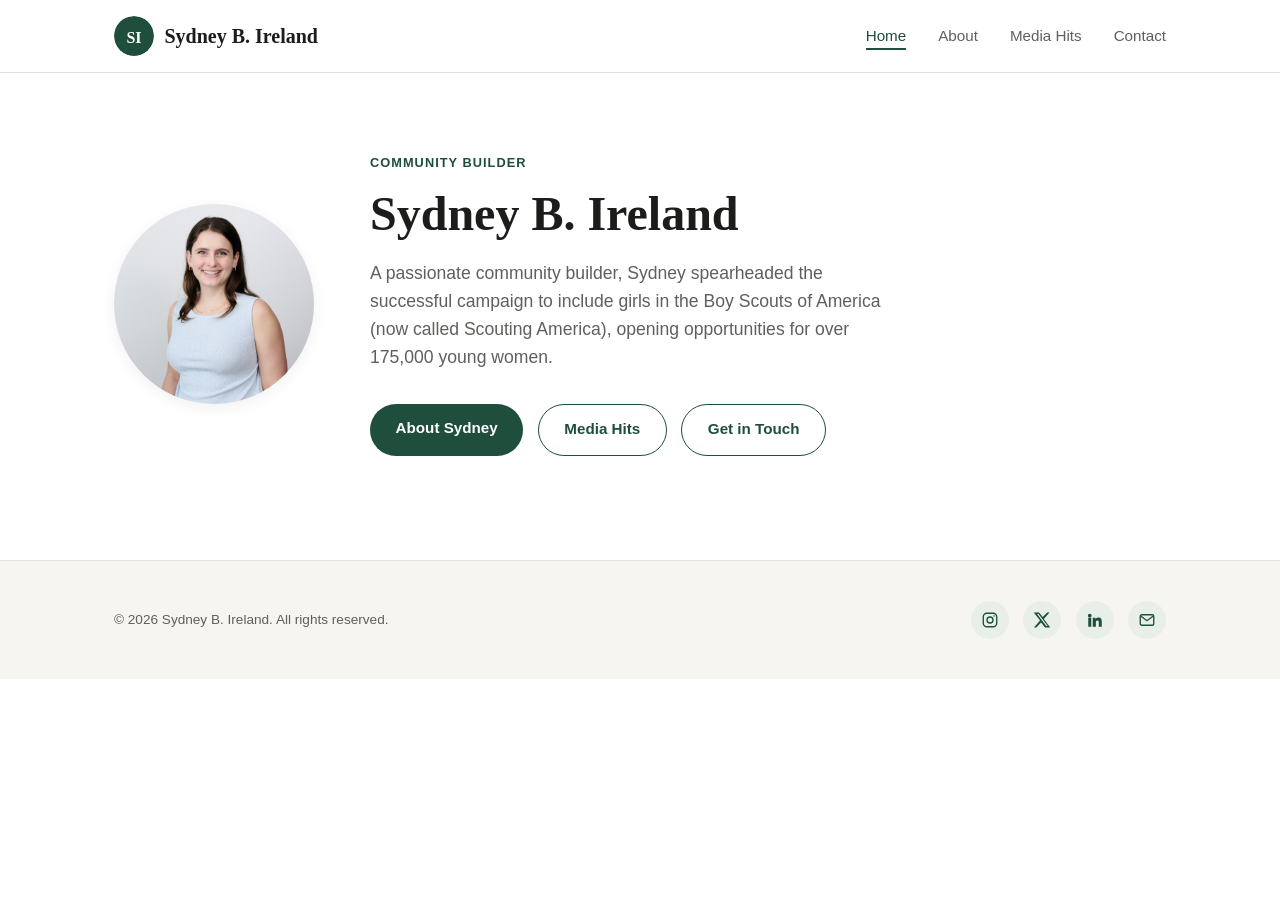
<file: index.html>
<!DOCTYPE html>
<html lang="en">
<head>
  <meta charset="UTF-8" />
  <meta name="viewport" content="width=device-width, initial-scale=1.0" />
  <title>Sydney B. Ireland</title>
  <meta name="description" content="Sydney B. Ireland — community builder and advocate for opening Scouting America to girls." />
  <link rel="icon" type="image/svg+xml" href="assets/img/favicon.svg" />
  <link rel="stylesheet" href="assets/css/style.css" />

  <meta property="og:type" content="website" />
  <meta property="og:title" content="Sydney B. Ireland" />
  <meta property="og:description" content="Sydney B. Ireland — community builder and advocate for opening Scouting America to girls." />
  <meta property="og:url" content="https://sydneybireland.com/" />
  <meta property="og:image" content="https://sydneybireland.com/assets/img/headshot.jpg" />
  <meta name="twitter:card" content="summary_large_image" />
  <meta name="twitter:title" content="Sydney B. Ireland" />
  <meta name="twitter:description" content="Sydney B. Ireland — community builder and advocate for opening Scouting America to girls." />
  <meta name="twitter:image" content="https://sydneybireland.com/assets/img/headshot.jpg" />
</head>
<body>
  <a class="skip-link" href="#main">Skip to content</a>

  <header class="site-header">
    <div class="container">
      <a class="site-logo" href="index.html">
        <svg class="logo-mark" viewBox="0 0 40 40" aria-hidden="true">
          <circle cx="20" cy="20" r="20"/>
          <text x="20" y="27" text-anchor="middle" font-size="16" font-weight="700">SI</text>
        </svg>
        <span class="site-logo-text">Sydney B. Ireland</span>
      </a>
      <button class="nav-toggle" aria-label="Toggle navigation" aria-expanded="false">
        <svg viewBox="0 0 24 24" fill="none" stroke="currentColor" stroke-width="2" stroke-linecap="round">
          <line x1="3" y1="6" x2="21" y2="6"/><line x1="3" y1="12" x2="21" y2="12"/><line x1="3" y1="18" x2="21" y2="18"/>
        </svg>
      </button>
      <nav class="main-nav" aria-label="Primary">
        <ul>
          <li><a href="index.html" aria-current="page">Home</a></li>
          <li><a href="about.html">About</a></li>
          <li><a href="media.html">Media Hits</a></li>
          <li><a href="contact.html">Contact</a></li>
        </ul>
      </nav>
    </div>
  </header>

  <main id="main">
    <section class="hero">
      <div class="container">
        <div class="hero-headshot">
          <img src="assets/img/headshot.jpg" alt="Sydney B. Ireland" />
        </div>
        <div class="hero-text">
          <span class="hero-eyebrow">Community Builder</span>
          <h1>Sydney B. Ireland</h1>
          <p>
            A passionate community builder, Sydney spearheaded the successful campaign to
            include girls in the Boy Scouts of America (now called Scouting America),
            opening opportunities for over 175,000 young women.
          </p>
          <div class="btn-row">
            <a class="btn btn-primary" href="about.html">About Sydney</a>
            <a class="btn btn-secondary" href="media.html">Media Hits</a>
            <a class="btn btn-secondary" href="contact.html">Get in Touch</a>
          </div>
        </div>
      </div>
    </section>
  </main>

  <footer class="site-footer">
    <div class="container">
      <p class="footer-meta">&copy; 2026 Sydney B. Ireland. All rights reserved.</p>
      <ul class="social-list">
        <li>
          <a href="https://www.instagram.com/sydneyireland/" target="_blank" rel="noopener noreferrer" aria-label="Instagram">
            <svg viewBox="0 0 24 24" fill="none" stroke="currentColor" stroke-width="1.8"><rect x="3" y="3" width="18" height="18" rx="5"/><circle cx="12" cy="12" r="4"/><circle cx="17.5" cy="6.5" r="1" fill="currentColor" stroke="none"/></svg>
          </a>
        </li>
        <li>
          <a href="https://x.com/sydneybireland" target="_blank" rel="noopener noreferrer" aria-label="X (Twitter)">
            <svg viewBox="0 0 24 24" fill="currentColor"><path d="M18.9 2H22l-7.6 8.7L23 22h-6.9l-5.4-6.7L4.4 22H1.3l8.1-9.3L1 2h7.1l4.9 6.1L18.9 2zm-1.2 18h1.9L7.4 4H5.4l12.3 16z"/></svg>
          </a>
        </li>
        <li>
          <a href="https://www.linkedin.com/in/sydneybireland/" target="_blank" rel="noopener noreferrer" aria-label="LinkedIn">
            <svg viewBox="0 0 24 24" fill="currentColor"><path d="M4.98 3.5a2.5 2.5 0 1 1 0 5 2.5 2.5 0 0 1 0-5zM3 9h4v12H3zM9 9h3.6v1.7h.05c.5-.9 1.8-1.9 3.7-1.9 4 0 4.7 2.5 4.7 5.8V21h-4v-5.4c0-1.3 0-2.9-1.8-2.9-1.8 0-2.1 1.4-2.1 2.8V21H9z"/></svg>
          </a>
        </li>
        <li>
          <a href="contact.html" aria-label="Email">
            <svg viewBox="0 0 24 24" fill="none" stroke="currentColor" stroke-width="1.8"><rect x="3" y="5" width="18" height="14" rx="2"/><path d="m4 7 8 6 8-6"/></svg>
          </a>
        </li>
      </ul>
    </div>
  </footer>

  <script src="assets/js/media-data.js"></script>
  <script src="assets/js/main.js"></script>
</body>
</html>
</file>
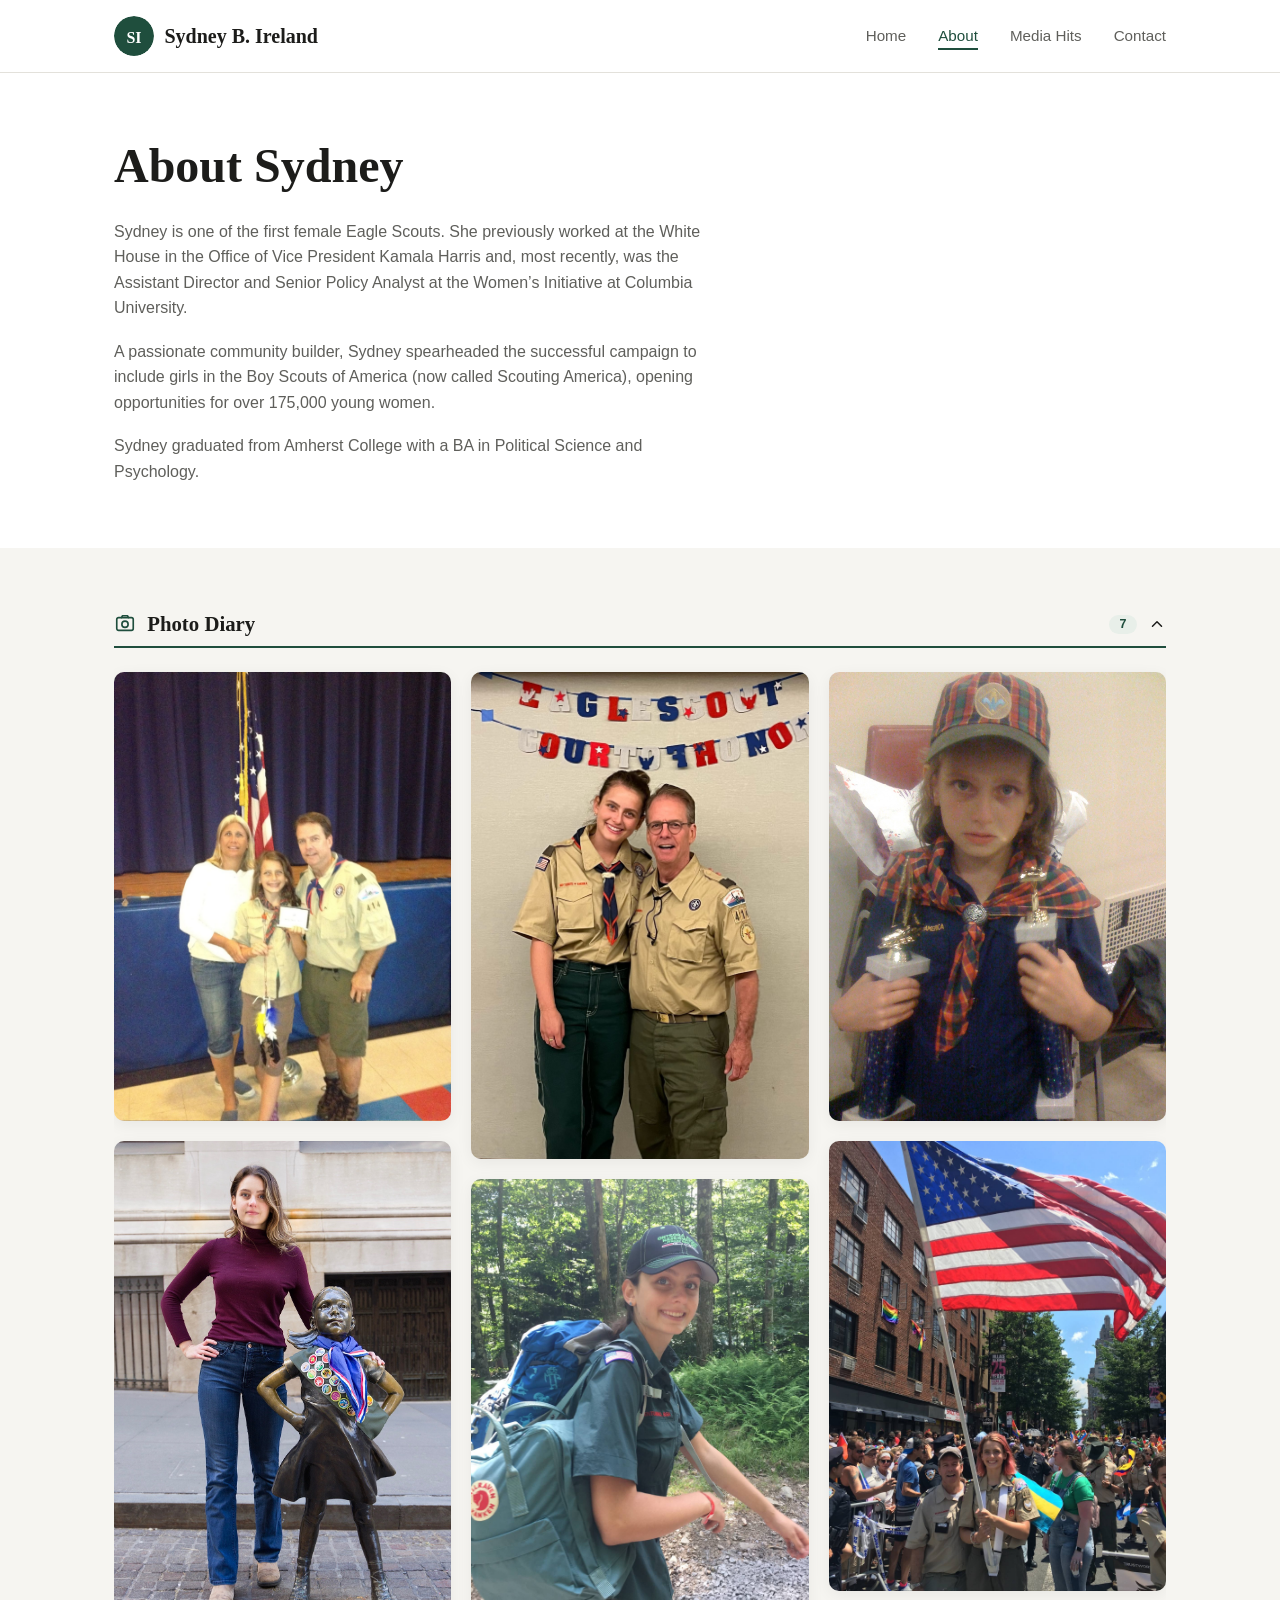
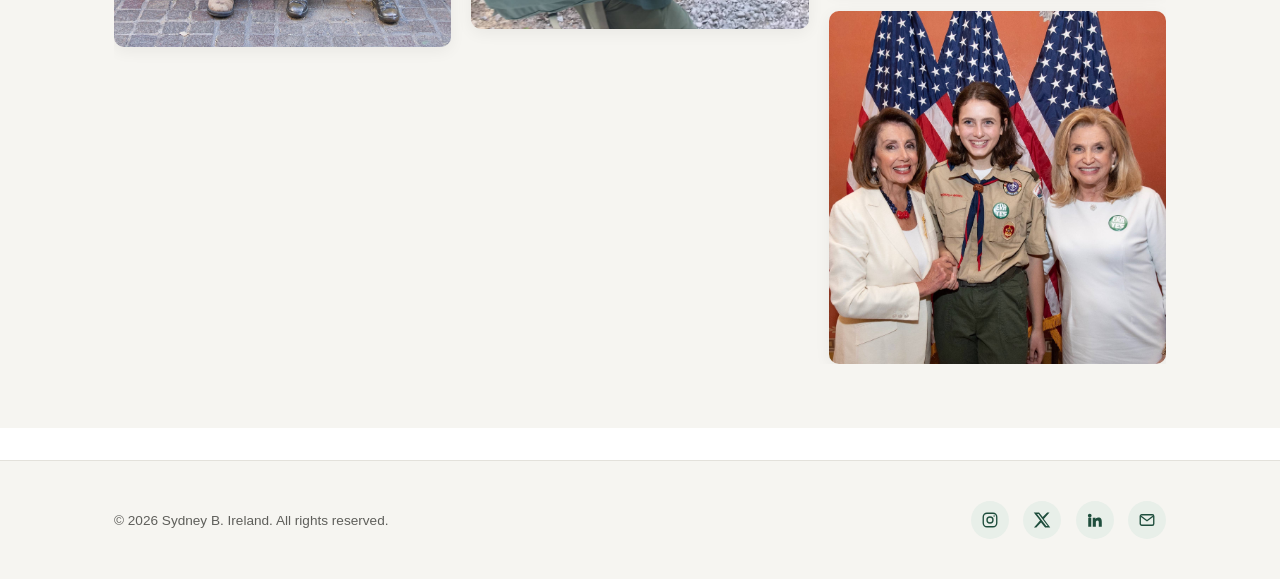
<file: about.html>
<!DOCTYPE html>
<html lang="en">
<head>
  <meta charset="UTF-8" />
  <meta name="viewport" content="width=device-width, initial-scale=1.0" />
  <title>About &mdash; Sydney B. Ireland</title>
  <meta name="description" content="About Sydney B. Ireland — first female Eagle Scout, former White House and Columbia University staffer, and advocate who led the campaign to open Scouting America to girls." />
  <link rel="icon" type="image/svg+xml" href="assets/img/favicon.svg" />
  <link rel="stylesheet" href="assets/css/style.css" />

  <meta property="og:type" content="profile" />
  <meta property="og:title" content="About — Sydney B. Ireland" />
  <meta property="og:description" content="About Sydney B. Ireland — first female Eagle Scout, former White House and Columbia University staffer, and advocate who led the campaign to open Scouting America to girls." />
  <meta property="og:url" content="https://sydneybireland.com/about.html" />
  <meta property="og:image" content="https://sydneybireland.com/assets/img/headshot.jpg" />
  <meta name="twitter:card" content="summary_large_image" />
  <meta name="twitter:title" content="About — Sydney B. Ireland" />
  <meta name="twitter:description" content="About Sydney B. Ireland — first female Eagle Scout, former White House and Columbia University staffer, and advocate who led the campaign to open Scouting America to girls." />
  <meta name="twitter:image" content="https://sydneybireland.com/assets/img/headshot.jpg" />
</head>
<body>
  <a class="skip-link" href="#main">Skip to content</a>

  <header class="site-header">
    <div class="container">
      <a class="site-logo" href="index.html">
        <svg class="logo-mark" viewBox="0 0 40 40" aria-hidden="true">
          <circle cx="20" cy="20" r="20"/>
          <text x="20" y="27" text-anchor="middle" font-size="16" font-weight="700">SI</text>
        </svg>
        <span class="site-logo-text">Sydney B. Ireland</span>
      </a>
      <button class="nav-toggle" aria-label="Toggle navigation" aria-expanded="false">
        <svg viewBox="0 0 24 24" fill="none" stroke="currentColor" stroke-width="2" stroke-linecap="round">
          <line x1="3" y1="6" x2="21" y2="6"/><line x1="3" y1="12" x2="21" y2="12"/><line x1="3" y1="18" x2="21" y2="18"/>
        </svg>
      </button>
      <nav class="main-nav" aria-label="Primary">
        <ul>
          <li><a href="index.html">Home</a></li>
          <li><a href="about.html" aria-current="page">About</a></li>
          <li><a href="media.html">Media Hits</a></li>
          <li><a href="contact.html">Contact</a></li>
        </ul>
      </nav>
    </div>
  </header>

  <main id="main">
    <section class="page-section">
      <div class="container">
        <h1>About Sydney</h1>
        <div class="prose" style="margin-top: 1.5rem;">
          <p>
            Sydney is one of the first female Eagle Scouts. She previously worked at the
            White House in the Office of Vice President Kamala Harris and, most recently,
            was the Assistant Director and Senior Policy Analyst at the Women&rsquo;s
            Initiative at Columbia University.
          </p>
          <p>
            A passionate community builder, Sydney spearheaded the successful campaign to
            include girls in the Boy Scouts of America (now called Scouting America),
            opening opportunities for over 175,000 young women.
          </p>
          <p>
            Sydney graduated from Amherst College with a BA in Political Science and
            Psychology.
          </p>
        </div>
      </div>
    </section>

    <section class="page-section alt">
      <div class="container">
        <div class="reveal-section is-expanded">
          <h2>
            <button class="reveal-toggle" type="button" aria-expanded="true">
              <svg class="reveal-icon" viewBox="0 0 24 24" fill="none" stroke="currentColor" stroke-width="1.8" stroke-linecap="round" stroke-linejoin="round" aria-hidden="true">
                <rect x="3" y="5" width="18" height="14" rx="2"/>
                <circle cx="12" cy="12.3" r="3.4"/>
                <path d="M8.2 5l1.1-2h5.4l1.1 2"/>
              </svg>
              <span class="reveal-label">Photo Diary</span>
              <span class="reveal-count">7</span>
              <svg class="reveal-chevron" viewBox="0 0 24 24" fill="none" stroke="currentColor" stroke-width="2" stroke-linecap="round" stroke-linejoin="round" aria-hidden="true">
                <polyline points="6 9 12 15 18 9"></polyline>
              </svg>
            </button>
          </h2>
          <div class="reveal-body">
            <div class="scouting-gallery">
              <img src="assets/img/scouting/scouting-01.jpg" alt="Sydney as a young scout at an award ceremony with two adults" loading="lazy" />
              <img src="assets/img/scouting/scouting-02.jpg" alt="Sydney standing beside the Fearless Girl statue, wearing a scout sash of merit badges" loading="lazy" />
              <img src="assets/img/scouting/scouting-03.jpg" alt="Sydney and a scout leader at an Eagle Scout Court of Honor" loading="lazy" />
              <img src="assets/img/scouting/scouting-04.jpg" alt="Sydney hiking with a backpack in scout uniform" loading="lazy" />
              <img src="assets/img/scouting/scouting-05.jpg" alt="Young Sydney in scout uniform holding two trophies" loading="lazy" />
              <img src="assets/img/scouting/scouting-06.jpg" alt="Sydney carrying a large American flag while marching in a parade" loading="lazy" />
              <img src="assets/img/scouting/scouting-07.jpg" alt="Sydney in scout uniform standing with two guests in front of American flags" loading="lazy" />
            </div>
          </div>
        </div>
      </div>
    </section>
  </main>

  <footer class="site-footer">
    <div class="container">
      <p class="footer-meta">&copy; 2026 Sydney B. Ireland. All rights reserved.</p>
      <ul class="social-list">
        <li>
          <a href="https://www.instagram.com/sydneyireland/" target="_blank" rel="noopener noreferrer" aria-label="Instagram">
            <svg viewBox="0 0 24 24" fill="none" stroke="currentColor" stroke-width="1.8"><rect x="3" y="3" width="18" height="18" rx="5"/><circle cx="12" cy="12" r="4"/><circle cx="17.5" cy="6.5" r="1" fill="currentColor" stroke="none"/></svg>
          </a>
        </li>
        <li>
          <a href="https://x.com/sydneybireland" target="_blank" rel="noopener noreferrer" aria-label="X (Twitter)">
            <svg viewBox="0 0 24 24" fill="currentColor"><path d="M18.9 2H22l-7.6 8.7L23 22h-6.9l-5.4-6.7L4.4 22H1.3l8.1-9.3L1 2h7.1l4.9 6.1L18.9 2zm-1.2 18h1.9L7.4 4H5.4l12.3 16z"/></svg>
          </a>
        </li>
        <li>
          <a href="https://www.linkedin.com/in/sydneybireland/" target="_blank" rel="noopener noreferrer" aria-label="LinkedIn">
            <svg viewBox="0 0 24 24" fill="currentColor"><path d="M4.98 3.5a2.5 2.5 0 1 1 0 5 2.5 2.5 0 0 1 0-5zM3 9h4v12H3zM9 9h3.6v1.7h.05c.5-.9 1.8-1.9 3.7-1.9 4 0 4.7 2.5 4.7 5.8V21h-4v-5.4c0-1.3 0-2.9-1.8-2.9-1.8 0-2.1 1.4-2.1 2.8V21H9z"/></svg>
          </a>
        </li>
        <li>
          <a href="contact.html" aria-label="Email">
            <svg viewBox="0 0 24 24" fill="none" stroke="currentColor" stroke-width="1.8"><rect x="3" y="5" width="18" height="14" rx="2"/><path d="m4 7 8 6 8-6"/></svg>
          </a>
        </li>
      </ul>
    </div>
  </footer>

  <script src="assets/js/media-data.js"></script>
  <script src="assets/js/main.js"></script>
</body>
</html>
</file>
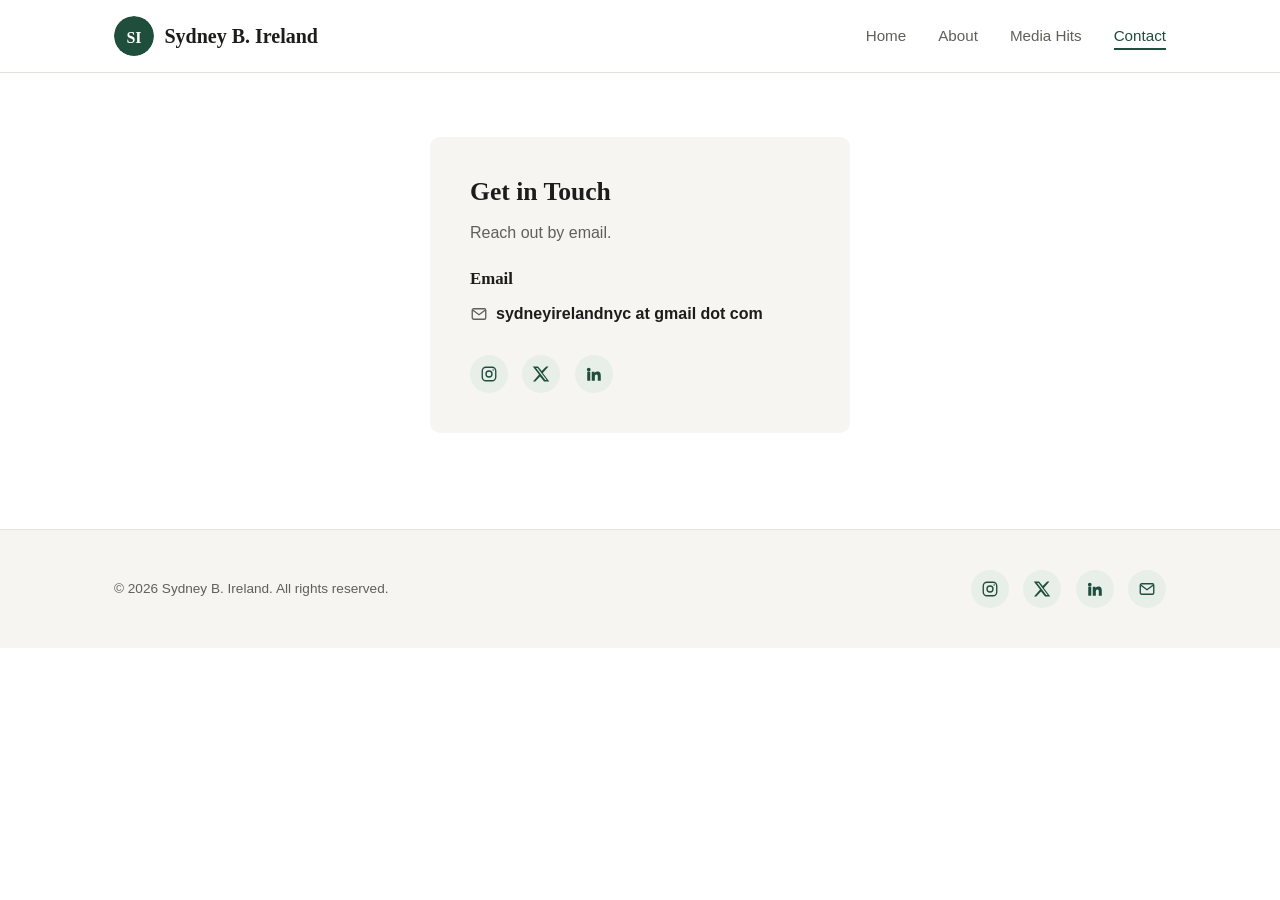
<file: contact.html>
<!DOCTYPE html>
<html lang="en">
<head>
  <meta charset="UTF-8" />
  <meta name="viewport" content="width=device-width, initial-scale=1.0" />
  <title>Contact &mdash; Sydney B. Ireland</title>
  <meta name="description" content="Get in touch with Sydney B. Ireland." />
  <link rel="icon" type="image/svg+xml" href="assets/img/favicon.svg" />
  <link rel="stylesheet" href="assets/css/style.css" />

  <meta property="og:type" content="website" />
  <meta property="og:title" content="Contact — Sydney B. Ireland" />
  <meta property="og:description" content="Get in touch with Sydney B. Ireland." />
  <meta property="og:url" content="https://sydneybireland.com/contact.html" />
  <meta property="og:image" content="https://sydneybireland.com/assets/img/headshot.jpg" />
  <meta name="twitter:card" content="summary_large_image" />
  <meta name="twitter:title" content="Contact — Sydney B. Ireland" />
  <meta name="twitter:description" content="Get in touch with Sydney B. Ireland." />
  <meta name="twitter:image" content="https://sydneybireland.com/assets/img/headshot.jpg" />
</head>
<body>
  <a class="skip-link" href="#main">Skip to content</a>

  <header class="site-header">
    <div class="container">
      <a class="site-logo" href="index.html">
        <svg class="logo-mark" viewBox="0 0 40 40" aria-hidden="true">
          <circle cx="20" cy="20" r="20"/>
          <text x="20" y="27" text-anchor="middle" font-size="16" font-weight="700">SI</text>
        </svg>
        <span class="site-logo-text">Sydney B. Ireland</span>
      </a>
      <button class="nav-toggle" aria-label="Toggle navigation" aria-expanded="false">
        <svg viewBox="0 0 24 24" fill="none" stroke="currentColor" stroke-width="2" stroke-linecap="round">
          <line x1="3" y1="6" x2="21" y2="6"/><line x1="3" y1="12" x2="21" y2="12"/><line x1="3" y1="18" x2="21" y2="18"/>
        </svg>
      </button>
      <nav class="main-nav" aria-label="Primary">
        <ul>
          <li><a href="index.html">Home</a></li>
          <li><a href="about.html">About</a></li>
          <li><a href="media.html">Media Hits</a></li>
          <li><a href="contact.html" aria-current="page">Contact</a></li>
        </ul>
      </nav>
    </div>
  </header>

  <main id="main">
    <section class="page-section">
      <div class="container">
        <div class="contact-direct">
          <h1 style="font-size: 1.6rem; margin-bottom: 0.75rem;">Get in Touch</h1>
          <p>Reach out by email.</p>
          <h3 style="margin-top: 1.5rem;">Email</h3>
          <span class="contact-email">
            <svg width="18" height="18" viewBox="0 0 24 24" fill="none" stroke="currentColor" stroke-width="1.8"><rect x="3" y="5" width="18" height="14" rx="2"/><path d="m4 7 8 6 8-6"/></svg>
            sydneyirelandnyc at gmail dot com
          </span>
          <div class="social-list">
            <a href="https://www.instagram.com/sydneyireland/" target="_blank" rel="noopener noreferrer" aria-label="Instagram">
              <svg viewBox="0 0 24 24" fill="none" stroke="currentColor" stroke-width="1.8"><rect x="3" y="3" width="18" height="18" rx="5"/><circle cx="12" cy="12" r="4"/><circle cx="17.5" cy="6.5" r="1" fill="currentColor" stroke="none"/></svg>
            </a>
            <a href="https://x.com/sydneybireland" target="_blank" rel="noopener noreferrer" aria-label="X (Twitter)">
              <svg viewBox="0 0 24 24" fill="currentColor"><path d="M18.9 2H22l-7.6 8.7L23 22h-6.9l-5.4-6.7L4.4 22H1.3l8.1-9.3L1 2h7.1l4.9 6.1L18.9 2zm-1.2 18h1.9L7.4 4H5.4l12.3 16z"/></svg>
            </a>
            <a href="https://www.linkedin.com/in/sydneybireland/" target="_blank" rel="noopener noreferrer" aria-label="LinkedIn">
              <svg viewBox="0 0 24 24" fill="currentColor"><path d="M4.98 3.5a2.5 2.5 0 1 1 0 5 2.5 2.5 0 0 1 0-5zM3 9h4v12H3zM9 9h3.6v1.7h.05c.5-.9 1.8-1.9 3.7-1.9 4 0 4.7 2.5 4.7 5.8V21h-4v-5.4c0-1.3 0-2.9-1.8-2.9-1.8 0-2.1 1.4-2.1 2.8V21H9z"/></svg>
            </a>
          </div>
        </div>
      </div>
    </section>
  </main>

  <footer class="site-footer">
    <div class="container">
      <p class="footer-meta">&copy; 2026 Sydney B. Ireland. All rights reserved.</p>
      <ul class="social-list">
        <li>
          <a href="https://www.instagram.com/sydneyireland/" target="_blank" rel="noopener noreferrer" aria-label="Instagram">
            <svg viewBox="0 0 24 24" fill="none" stroke="currentColor" stroke-width="1.8"><rect x="3" y="3" width="18" height="18" rx="5"/><circle cx="12" cy="12" r="4"/><circle cx="17.5" cy="6.5" r="1" fill="currentColor" stroke="none"/></svg>
          </a>
        </li>
        <li>
          <a href="https://x.com/sydneybireland" target="_blank" rel="noopener noreferrer" aria-label="X (Twitter)">
            <svg viewBox="0 0 24 24" fill="currentColor"><path d="M18.9 2H22l-7.6 8.7L23 22h-6.9l-5.4-6.7L4.4 22H1.3l8.1-9.3L1 2h7.1l4.9 6.1L18.9 2zm-1.2 18h1.9L7.4 4H5.4l12.3 16z"/></svg>
          </a>
        </li>
        <li>
          <a href="https://www.linkedin.com/in/sydneybireland/" target="_blank" rel="noopener noreferrer" aria-label="LinkedIn">
            <svg viewBox="0 0 24 24" fill="currentColor"><path d="M4.98 3.5a2.5 2.5 0 1 1 0 5 2.5 2.5 0 0 1 0-5zM3 9h4v12H3zM9 9h3.6v1.7h.05c.5-.9 1.8-1.9 3.7-1.9 4 0 4.7 2.5 4.7 5.8V21h-4v-5.4c0-1.3 0-2.9-1.8-2.9-1.8 0-2.1 1.4-2.1 2.8V21H9z"/></svg>
          </a>
        </li>
        <li>
          <a href="contact.html" aria-label="Email">
            <svg viewBox="0 0 24 24" fill="none" stroke="currentColor" stroke-width="1.8"><rect x="3" y="5" width="18" height="14" rx="2"/><path d="m4 7 8 6 8-6"/></svg>
          </a>
        </li>
      </ul>
    </div>
  </footer>

  <script src="assets/js/media-data.js"></script>
  <script src="assets/js/main.js"></script>
</body>
</html>
</file>
<file: assets/css/style.css>
/* ---------- Reset & base ---------- */
*,
*::before,
*::after {
  box-sizing: border-box;
}

html,
body,
h1,
h2,
h3,
p,
figure,
ul,
form {
  margin: 0;
}

ul {
  padding: 0;
  list-style: none;
}

img,
svg {
  display: block;
  max-width: 100%;
}

a {
  color: inherit;
}

/* ---------- Design tokens ---------- */
:root {
  --font-heading: Georgia, "Iowan Old Style", "Palatino Linotype", serif;
  --font-body: -apple-system, BlinkMacSystemFont, "Segoe UI", Roboto, Helvetica, Arial, sans-serif;

  --color-bg: #ffffff;
  --color-bg-alt: #f6f5f1;
  --color-text: #1c1c1a;
  --color-text-muted: #5f5f5b;
  --color-accent: #1f4e3d;
  --color-accent-dark: #163a2d;
  --color-accent-light: #e8efe9;
  --color-border: #e3e1db;

  --max-width: 1100px;
  --radius: 10px;
  --shadow: 0 4px 16px rgba(0, 0, 0, 0.06);
}

body {
  font-family: var(--font-body);
  color: var(--color-text);
  background: var(--color-bg);
  line-height: 1.6;
  -webkit-font-smoothing: antialiased;
}

h1,
h2,
h3 {
  font-family: var(--font-heading);
  line-height: 1.2;
  color: var(--color-text);
}

h1 {
  font-size: clamp(2.1rem, 4vw, 3rem);
}

h2 {
  font-size: clamp(1.5rem, 3vw, 2rem);
  margin-bottom: 1rem;
}

p {
  color: var(--color-text-muted);
}

.skip-link {
  position: absolute;
  left: -999px;
  top: auto;
  background: var(--color-accent);
  color: #fff;
  padding: 0.75rem 1.25rem;
  z-index: 1000;
  border-radius: 0 0 var(--radius) 0;
}

.skip-link:focus {
  left: 0;
  top: 0;
}

:focus-visible {
  outline: 2px solid var(--color-accent);
  outline-offset: 2px;
}

.container {
  max-width: var(--max-width);
  margin: 0 auto;
  padding: 0 1.5rem;
}

/* ---------- Header / nav ---------- */
.site-header {
  position: sticky;
  top: 0;
  z-index: 100;
  background: rgba(255, 255, 255, 0.92);
  backdrop-filter: saturate(180%) blur(10px);
  border-bottom: 1px solid var(--color-border);
}

.site-header .container {
  display: flex;
  align-items: center;
  justify-content: space-between;
  height: 72px;
}

.site-logo {
  display: flex;
  align-items: center;
  gap: 0.65rem;
  font-family: var(--font-heading);
  font-size: 1.25rem;
  font-weight: 700;
  text-decoration: none;
  color: var(--color-text);
}

.logo-mark {
  flex: 0 0 auto;
  width: 40px;
  height: 40px;
  border-radius: 50%;
}

.logo-mark circle {
  fill: var(--color-accent);
}

.logo-mark text {
  fill: #fff;
  font-family: var(--font-heading);
}

@media (max-width: 400px) {
  .site-logo-text {
    display: none;
  }
}

.nav-toggle {
  display: none;
  background: none;
  border: none;
  cursor: pointer;
  padding: 0.5rem;
  color: var(--color-text);
}

.nav-toggle svg {
  width: 26px;
  height: 26px;
}

.main-nav ul {
  display: flex;
  gap: 2rem;
}

.main-nav a {
  text-decoration: none;
  font-size: 0.95rem;
  font-weight: 500;
  color: var(--color-text-muted);
  padding: 0.25rem 0;
  border-bottom: 2px solid transparent;
  transition: color 0.15s ease, border-color 0.15s ease;
}

.main-nav a:hover,
.main-nav a:focus-visible {
  color: var(--color-accent);
}

.main-nav a[aria-current="page"] {
  color: var(--color-accent);
  border-bottom-color: var(--color-accent);
}

@media (max-width: 720px) {
  .nav-toggle {
    display: inline-flex;
  }

  .main-nav {
    position: absolute;
    top: 72px;
    left: 0;
    right: 0;
    background: var(--color-bg);
    border-bottom: 1px solid var(--color-border);
    max-height: 0;
    overflow: hidden;
    transition: max-height 0.25s ease;
  }

  .main-nav.is-open {
    max-height: 320px;
  }

  .main-nav ul {
    flex-direction: column;
    gap: 0;
    padding: 0.5rem 1.5rem 1.5rem;
  }

  .main-nav li {
    border-top: 1px solid var(--color-border);
  }

  .main-nav a {
    display: block;
    padding: 0.9rem 0;
  }
}

/* ---------- Buttons ---------- */
.btn {
  display: inline-block;
  font-weight: 600;
  font-size: 0.95rem;
  text-decoration: none;
  padding: 0.8rem 1.6rem;
  border-radius: 999px;
  transition: transform 0.15s ease, background 0.15s ease, color 0.15s ease;
}

.btn-primary {
  background: var(--color-accent);
  color: #fff;
}

.btn-primary:hover {
  background: var(--color-accent-dark);
}

.btn-secondary {
  background: transparent;
  color: var(--color-accent);
  border: 1.5px solid var(--color-accent);
}

.btn-secondary:hover {
  background: var(--color-accent-light);
}

.btn-row {
  display: flex;
  flex-wrap: wrap;
  gap: 0.9rem;
  margin-top: 2rem;
}

/* ---------- Hero (Home) ---------- */
.hero {
  padding: 5rem 0 4.5rem;
}

.hero .container {
  display: flex;
  align-items: center;
  gap: 3.5rem;
}

.hero-headshot {
  flex: 0 0 auto;
  width: 200px;
  height: 200px;
  border-radius: 50%;
  overflow: hidden;
  box-shadow: var(--shadow);
}

.hero-headshot img {
  width: 100%;
  height: 100%;
  object-fit: cover;
}

.hero-text {
  flex: 1 1 auto;
  min-width: 260px;
}

.hero-eyebrow {
  text-transform: uppercase;
  letter-spacing: 0.08em;
  font-size: 0.8rem;
  font-weight: 700;
  color: var(--color-accent);
  margin-bottom: 0.75rem;
  display: block;
}

.hero-text p {
  font-size: 1.1rem;
  max-width: 55ch;
  margin-top: 1rem;
}

@media (max-width: 640px) {
  .hero .container {
    flex-direction: column;
    text-align: center;
    gap: 2rem;
  }

  .hero-text p {
    margin-left: auto;
    margin-right: auto;
  }

  .btn-row {
    justify-content: center;
  }
}

/* ---------- Generic page section ---------- */
.page-section {
  padding: 4rem 0;
}

.page-section.alt {
  background: var(--color-bg-alt);
}

.section-intro {
  max-width: 65ch;
  margin-bottom: 2.5rem;
}

.prose p + p {
  margin-top: 1.1rem;
}

.prose {
  max-width: 68ch;
}

/* ---------- Scouting Story ---------- */
.scouting-gallery {
  column-count: 3;
  column-gap: 1.25rem;
}

.scouting-gallery img {
  width: 100%;
  display: block;
  border-radius: var(--radius);
  box-shadow: var(--shadow);
  margin-bottom: 1.25rem;
  break-inside: avoid;
}

@media (max-width: 900px) {
  .scouting-gallery {
    column-count: 2;
  }
}

@media (max-width: 560px) {
  .scouting-gallery {
    column-count: 1;
  }
}

/* ---------- Hover-reveal accordion (Media Hits categories, Photo Diary) ---------- */
.reveal-section + .reveal-section {
  margin-top: 3.5rem;
}

.reveal-section h2,
.reveal-section h3 {
  margin: 0;
}

.reveal-toggle {
  display: flex;
  align-items: center;
  gap: 0.7rem;
  width: 100%;
  background: none;
  border: none;
  padding: 0 0 0.6rem;
  border-bottom: 2px solid var(--color-accent);
  font-family: var(--font-heading);
  font-size: 1.3rem;
  font-weight: 700;
  color: var(--color-text);
  cursor: pointer;
  text-align: left;
  transition: color 0.2s ease;
}

.reveal-toggle:hover,
.reveal-toggle:focus-visible {
  color: var(--color-accent);
}

.reveal-icon {
  width: 22px;
  height: 22px;
  flex-shrink: 0;
  color: var(--color-accent);
}

.reveal-count {
  margin-left: auto;
  font-family: var(--font-body);
  font-size: 0.78rem;
  font-weight: 700;
  color: var(--color-accent);
  background: var(--color-accent-light);
  padding: 0.15rem 0.65rem;
  border-radius: 999px;
}

.reveal-chevron {
  width: 18px;
  height: 18px;
  flex-shrink: 0;
  transition: transform 0.35s ease;
}

.reveal-section.is-expanded .reveal-chevron {
  transform: rotate(180deg);
}

.reveal-body {
  max-height: 0;
  overflow: hidden;
  overflow-anchor: none;
  opacity: 0;
  transform: translateY(-8px);
  transition: max-height 0.5s ease, opacity 0.3s ease, transform 0.3s ease;
}

.reveal-section.is-expanded .reveal-body {
  max-height: 8000px;
  opacity: 1;
  transform: translateY(0);
  transition: max-height 0.6s ease, opacity 0.4s ease 0.08s, transform 0.4s ease 0.08s;
}

.reveal-body .media-grid,
.reveal-body .scouting-gallery {
  padding-top: 1.5rem;
}

/* ---------- Media Hits ---------- */
.media-grid {
  display: grid;
  grid-template-columns: repeat(auto-fill, minmax(340px, 1fr));
  gap: 1.75rem;
}

.media-card {
  background: var(--color-bg);
  border: 1px solid var(--color-border);
  border-radius: var(--radius);
  padding: 1.75rem;
  display: flex;
  flex-direction: column;
  gap: 0.6rem;
  transition: box-shadow 0.15s ease, transform 0.15s ease;
}

.media-card:hover {
  box-shadow: var(--shadow);
  transform: translateY(-2px);
}

.media-embed {
  position: relative;
  width: 100%;
  aspect-ratio: 16 / 9;
  border-radius: 8px;
  overflow: hidden;
  background: #000;
  margin-bottom: 0.4rem;
}

.media-embed iframe {
  position: absolute;
  inset: 0;
  width: 100%;
  height: 100%;
  border: 0;
}

.media-embed.is-audio {
  aspect-ratio: auto;
  height: 152px;
  background: transparent;
}

.media-card .media-pub {
  display: flex;
  align-items: center;
  gap: 0.4rem;
  font-size: 0.8rem;
  font-weight: 700;
  text-transform: uppercase;
  letter-spacing: 0.05em;
  color: var(--color-accent);
}

.media-pub-icon {
  width: 16px;
  height: 16px;
  border-radius: 3px;
  flex-shrink: 0;
}

.media-card h3 {
  font-size: 1.15rem;
}

.media-card .media-date {
  font-size: 0.85rem;
  color: var(--color-text-muted);
}

.media-card .media-excerpt {
  font-size: 0.95rem;
  color: var(--color-text-muted);
  flex: 1 1 auto;
}

.media-card .media-link {
  font-weight: 600;
  font-size: 0.9rem;
  color: var(--color-accent);
  text-decoration: none;
  margin-top: 0.5rem;
}

.media-card .media-link:hover {
  text-decoration: underline;
}

.media-empty {
  border: 1px dashed var(--color-border);
  border-radius: var(--radius);
  padding: 3rem 2rem;
  text-align: center;
  color: var(--color-text-muted);
}

/* ---------- Contact ---------- */
.contact-direct {
  background: var(--color-bg-alt);
  border-radius: var(--radius);
  padding: 2.5rem;
  max-width: 420px;
  margin: 0 auto;
}

.contact-direct h3 {
  font-size: 1.05rem;
  margin-bottom: 0.75rem;
}

.contact-email {
  display: inline-flex;
  align-items: center;
  gap: 0.5rem;
  font-weight: 600;
  color: var(--color-text);
  cursor: text;
  word-break: break-all;
}

.contact-email svg {
  color: var(--color-text-muted);
}

.contact-direct .social-list {
  margin-top: 1.5rem;
}

/* ---------- Social icons ---------- */
.social-list {
  display: flex;
  gap: 0.9rem;
}

.social-list a {
  display: inline-flex;
  align-items: center;
  justify-content: center;
  width: 38px;
  height: 38px;
  border-radius: 50%;
  background: var(--color-accent-light);
  color: var(--color-accent);
  transition: background 0.15s ease, color 0.15s ease;
}

.social-list a:hover {
  background: var(--color-accent);
  color: #fff;
}

.social-list svg {
  width: 18px;
  height: 18px;
}

/* ---------- Footer ---------- */
.site-footer {
  border-top: 1px solid var(--color-border);
  background: var(--color-bg-alt);
  padding: 2.5rem 0;
  margin-top: 2rem;
}

.site-footer .container {
  display: flex;
  flex-wrap: wrap;
  align-items: center;
  justify-content: space-between;
  gap: 1.5rem;
}

.footer-meta {
  font-size: 0.85rem;
  color: var(--color-text-muted);
}

.footer-meta a {
  color: var(--color-text-muted);
  text-decoration: underline;
}
</file>
